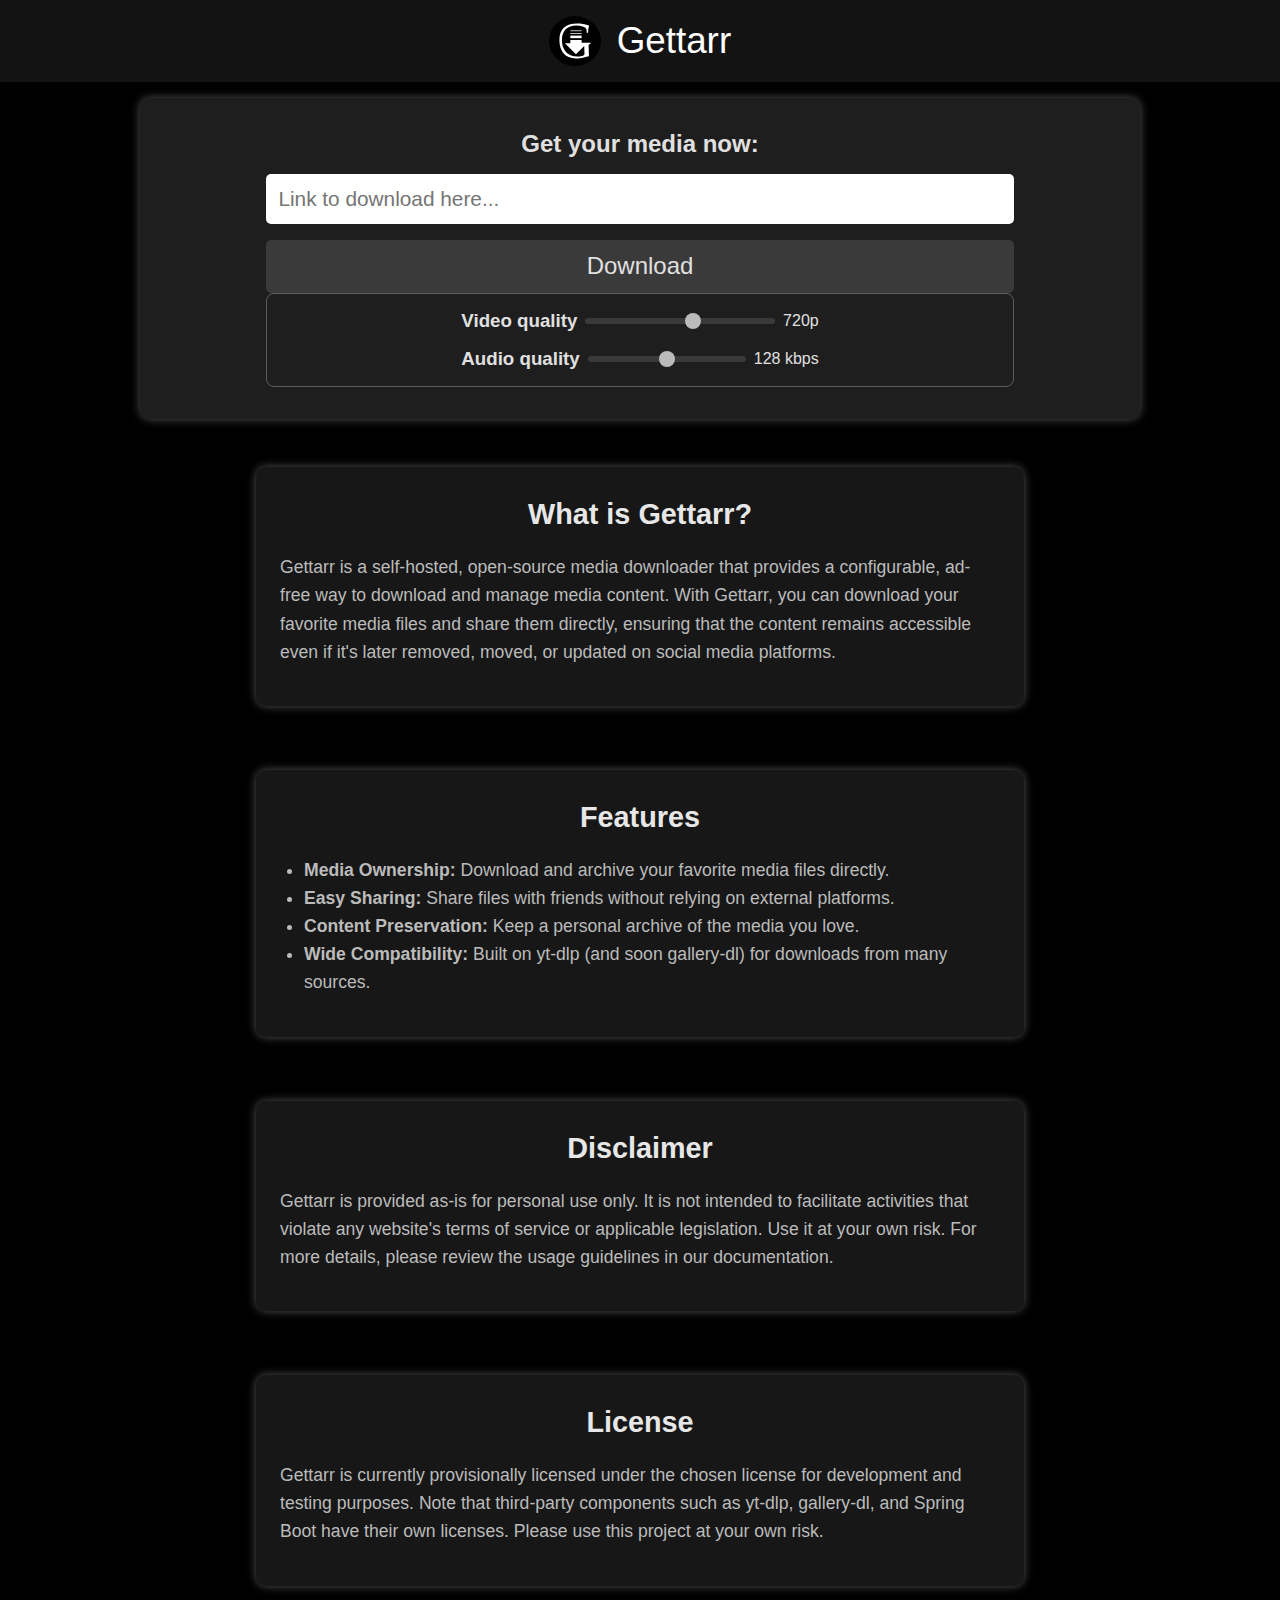
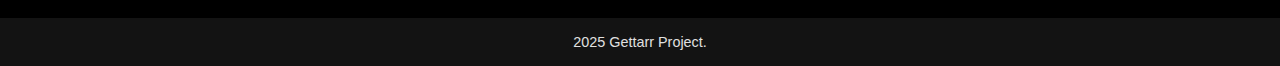
<file: nginx/front/index.html>
<!DOCTYPE html>
<html lang="en">
  <head>
    <meta charset="UTF-8" />
    <meta name="viewport" content="width=device-width, initial-scale=1.0" />
    <link href="style.css" rel="stylesheet" type="text/css" />
    <title>Gettarr</title>
    <link rel="shortcut icon" href="img/icon.ico" />
  </head>
  <body>
    <header>
      <img src="img/getarr.svg" alt="Gettarr Logo" />
      <h1 title="Your favorite media downloader">Gettarr</h1>
    </header>

    <main>
      <section id="downloadSection" class="main-container">
        <h2>Get your media now:</h2>
        <div id="downloadBox">
          <div id="videoInfo">
            </div>
          </div>

          <form id="downloadForm">
            <input
              id="urlInput"
              type="text"
              placeholder="Link to download here..."
            />
            <input type="submit" value="Download" />
          </form>
          <div id="statusDisplay">
            <div id="statusDisplayBody"></div>
            <div class="spinner"></div>
          </div>
          <div id="configBox">
  <div class="configItem">
    <h3>Video quality</h3>
    <input type="range" id="videoQualitySlider" class="slider" min="0" max="7" step="1" value="4">
    <span id="videoQualityLabel">720p</span>
  </div>

  <div class="configItem">
    <h3>Audio quality</h3>
    <input type="range" id="audioQualitySlider" class="slider" min="0" max="4" step="1" valu ="4" >
    <span id="audioQualityLabel">128 kbps</span>
  </div>
</div>
      </section>
    </main>   
      <!-- Overview Section -->
      <section class="content-section">
        <h2>What is Gettarr?</h2>
        <p>
          Gettarr is a self-hosted, open-source media downloader that provides a
          configurable, ad-free way to download and manage media content. With
          Gettarr, you can download your favorite media files and share them
          directly, ensuring that the content remains accessible even if it's later
          removed, moved, or updated on social media platforms.
        </p>
      </section>

      <!-- Features Section -->
      <section class="content-section">
        <h2>Features</h2>
        <ul>
          <li><strong>Media Ownership:</strong> Download and archive your favorite media files directly.</li>
          <li>
            <strong>Easy Sharing:</strong> Share files with friends without relying on external platforms.
          </li>
          <li>
            <strong>Content Preservation:</strong> Keep a personal archive of the media you love.
          </li>
          <li>
            <strong>Wide Compatibility:</strong> Built on yt-dlp (and soon gallery-dl) for downloads from many sources.
          </li>
        </ul>
      </section>

      <!-- Disclaimer Section -->
      <section class="content-section">
        <h2>Disclaimer</h2>
        <p>
          Gettarr is provided as-is for personal use only. It is not intended to facilitate activities that violate any website's terms of service or applicable legislation. Use it at your own risk. 
          For more details, please review the usage guidelines in our documentation.
        </p>
      </section>

      <!-- License Section -->
      <section class="content-section">
        <h2>License</h2>
        <p>
          Gettarr is currently provisionally licensed under the chosen license for development and testing purposes. 
          Note that third-party components such as yt-dlp, gallery-dl, and Spring Boot have their own licenses. 
          Please use this project at your own risk.
        </p>
      </section>

    <footer>
      <p>2025 Gettarr Project.</p>
    </footer>

    <script src="main.js"></script>
  </body>
</html>
</file>
<file: nginx/front/style.css>
:root {
  --background-color: #000000;
  --header-color: #FFFFFF;
  --text-color: #e0e0e0;
  --content-color: #bbbbbb;
  --content-header-color: #e7e7e7;
  --content-bg: #171717;
  --header-bg: #131313;
  --main-bg: #1e1e1e;
  --card-bg: #414141;
  --status-bg: #007D3E;
  --input-submit-bg: #3a3a3a;
  --input-submit-hover-bg: #575757;
  --shadow-color: rgba(120, 120, 120, 0.7);
  --input-box-shadow: rgba(200, 150, 255, 0.7);
  --input-submit-box-shadow-hover: rgba(0, 255, 55, 0.7);
}

* {
  margin: 0;
  padding: 0;
  box-sizing: border-box;
}

body {
  background-color: var(--background-color);
  color: var(--text-color);
  font-family: 'Helvetica Neue', Arial, sans-serif;
  min-height: 100vh;
  display: flex;
  flex-direction: column;
  align-items: center;
  overflow-x: hidden;
  min-height: 100vh;
}

header {
  width: 100%;
  padding: 1rem;
  background-color: var(--header-bg);
  display: flex;
  align-items: center;
  justify-content: center;
}

header img {
  height: 50px;
  margin-right: 1rem;
}

header h1 {
  font-size: 2.3rem;
  font-weight: 300;
  color: var(--header-color)
}

main {
  width: 80%;
  padding: 2rem;
  background-color: var(--main-bg);
  border-radius: 10px;
  margin-top: 2rem;
  display: flex;
  justify-content: center;
  align-items: center;
  box-shadow: 0 0 10px var(--shadow-color);
  max-width: 1000px;
  margin: 1rem;
}

#statusDisplay {
  width: calc(100% - 1rem);
  max-width: 100%;
  min-height: 50px;
  margin: 0.5rem;
  border-radius: 10px;
  display: flex;
  flex-direction: column;
  align-items: center;
  justify-content: center;
  padding: 1rem;
  display: none;
}

.state-ok {
  border: 2px solid green;
  background-color: #d0f0d0;
  color: black;
}

.state-error {
  border: 2px solid red;
  background-color: #f0d0d0;
  color: black;
}

.state-checking {
  border: 2px solid yellow;
  background-color: #fff8d0;
  color: black;
}

.main-container {
  min-width: 80%;
}

.main-container h2 {
  margin-bottom: 1rem;
  font-size: 1.5rem;
  text-align: center;
}

#downloadForm {
  display: flex;
  flex-direction: column;
  width: 100%;
}

#downloadForm input[type="text"] {
  padding: 0.8rem;
  border: none;
  border-radius: 5px;
  font-size: 1.3rem;
}

#downloadForm input[type="text"]:focus {
  outline: none;
  box-shadow: 0 0 20px var(--input-box-shadow);
  transition: box-shadow 0.4s ease-in-out;
}

#downloadForm input[type="submit"] {
  padding: 0.8rem;
  border: none;
  border-radius: 5px;
  background-color: var(--input-submit-bg);
  color: var(--text-color);
  cursor: pointer;
  transition: background-color 0.2s ease-in-out;
  margin-top: 1rem;
  font-size: 1.5rem;
}

#downloadForm input[type="submit"]:hover {
  background-color: var(--input-submit-hover-bg);
  box-shadow: 0 0 20px var(--input-submit-box-shadow-hover);
  font-weight: bolder;
  transition: box-shadow 0.4s ease-in-out;
}

#configBox {
  display: flex;
  flex-direction: column;
  gap: 1rem;
  border: 0.0625rem solid var(--shadow-color); 
  border-radius: 0.5rem;                      
  padding: 1rem;
}

.configItem {
  display: flex;
  align-items: center;
  gap: 0.5rem;
  width: 50%;
  margin: 0 auto;
}

.slider {
  flex: 1;
  -webkit-appearance: none;
  appearance: none;
  height: 0.375rem;                
  background: var(--input-submit-bg);
  border-radius: 0.1875rem;        
}

.slider::-moz-range-track {
  height: 0.375rem;
  background: var(--input-submit-bg);
  border-radius: 0.1875rem;
}

.slider::-webkit-slider-thumb {
  -webkit-appearance: none;
  width: 1rem;                     
  height: 1rem;
  border-radius: 50%;
  background: #bbbbbb;
  box-shadow: none;
  cursor: pointer;
  transition: box-shadow 0.2s ease;
}

.slider::-moz-range-thumb {
  width: 1rem;
  height: 1rem;
  border-radius: 50%;
  background: #bbbbbb;
  box-shadow: none;
  cursor: pointer;
  transition: box-shadow 0.2s ease;
}

.slider:hover::-webkit-slider-thumb,
.slider:focus::-webkit-slider-thumb,
.slider:active::-webkit-slider-thumb {
  box-shadow: 0 0 1.25rem var(--input-submit-box-shadow-hover); 
}
.slider:hover::-moz-range-thumb,
.slider:focus::-moz-range-thumb,
.slider:active::-moz-range-thumb {
  box-shadow: 0 0 1.25rem var(--input-submit-box-shadow-hover);
}

.error-section {
  width: 80%;
  max-width: 800px;
  margin: 2rem auto;
  padding: 1.5rem;
  background-color: var(--content-bg);
  color: var(--content-color);
  border-radius: 10px;
  box-shadow: 0 0 10px var(--shadow-color);
  line-height: 1.6;
  font-size: 1.1rem;
  display: flex;
  flex-direction: column;
  justify-content: center;
  align-items: center;
}
@keyframes chroma-text {
  0%   { color: hsl(0, 100%, 50%); }
  25%  { color: hsl(90, 100%, 50%); }
  50%  { color: hsl(180, 100%, 50%); }
  75%  { color: hsl(270, 100%, 50%); }
  100% { color: hsl(360, 100%, 50%); }
}

.error-section a, .error-section a:visited {
  animation: chroma-text 3s infinite linear;
}


.content-section {
  width: 60%;
  max-width: 800px;
  margin: 2rem auto;
  padding: 1.5rem;
  background-color: var(--content-bg);
  color: var(--content-color);
  border-radius: 10px;
  box-shadow: 0 0 10px var(--shadow-color);
  line-height: 1.6;
  font-size: 1.1rem;
}

.content-section h2 {
  color: var(--content-header-color);
  font-size: 1.8rem;
  margin-bottom: 1rem;
  text-align: center;
}

.content-section p,
.content-section ul {
  margin-bottom: 1rem;
}

.content-section ul {
  padding-left: 1.5rem;
}

.btn-container {
  display: flex;
  justify-content: center;
  gap: 1rem;
  margin-top: 1rem;
  flex-wrap: wrap;
}

a.btn {
  display: inline-block;
  padding: 0.8rem 1.5rem;
  border-radius: 5px;
  text-decoration: none;
  font-size: 1.3rem;
  text-align: center;
  background-color: var(--input-submit-bg);
  color: var(--text-color);
  transition: background-color 0.2s ease-in-out, box-shadow 0.4s ease-in-out;
}

a.btn:hover {
  background-color: var(--input-submit-hover-bg);
  box-shadow: 0 0 20px var(--input-submit-box-shadow-hover);
}

.icon {
  width: 20px; 
  height: 20px;
  margin-right: 8px;
  vertical-align: middle;
  filter: invert();
}

#spinner {
  width: 30px;
  height: 30px;
  border: 3px solid rgba(0, 0, 0, 0.3);
  border-top: 3px solid black;
  border-radius: 50%;
  animation: spin 1s linear infinite;
  display: block;
}

@keyframes spin {
  0% { transform: rotate(0deg); }
  100% { transform: rotate(360deg); }
}

#videoInfo {
  background-color: var(--card-bg); 
  border: 1px solid var(--shadow-color);
  border-bottom: none; 
  border-radius: 10px 10px 0 0; 
  padding: 1rem;
  margin-bottom: -1px; 
  display: none;
  flex-direction: column;
  align-items: center;
  justify-content: start;
}

.video-thumbnail {
  width: 100%;
  height: auto;
  border-radius: 10px;
}

.video-title {
  margin-top: 0.5rem;
  font-size: 1.2rem;
  color: #e0e0e0;
}

.video-thumbnail-container {
  display: flex;
  align-items: center; /* Centers items vertically */
  justify-content: center; /* Centers items horizontally */
  position: relative;
  width: 50%;
}

.video-duration {
  position: absolute;
  bottom: 10px;
  right: 10px;
  background-color: rgba(0, 0, 0, 0.8); /* Semi-transparent dark background */
  color: #fff;
  padding: 4px 8px;
  border-radius: 4px;
  font-size: 0.9rem;
  text-shadow: 1px 1px 3px rgba(0, 0, 0, 0.8);
  box-shadow: 0 2px 4px rgba(0,0,0,0.5); /* Optional extra shadow */
  z-index: 2; /* Ensures the duration element is on top */
}

@media (max-width: 600px) {
  header h1 {
    font-size: 2rem;
  }
  
  header img {
    height: 30px;
  }
  
  main {
    min-width: 90%;
    max-width: 100%;
  }

  .main-container {
    min-width: 90%;
  }

  .main-container h2 {
    font-size: 1.5rem;
  }
  
  #downloadForm input[type="text"],
  #downloadForm input[type="submit"] {
    font-size: 1.3rem;
    padding: 1.2rem;
  }

  #downloadForm input[type="submit"] {
    font-size: 2rem;
    padding: 1.2rem;
  }
  .content-section {
    width: 80%;
    padding: 1rem;
    font-size: 1rem;
  }

  .btn {
    width: 100%;
    text-align: center;
  }
  .configItem {
    width: 100%;
  }
  .slider {
    height: 0.5rem;               
  }
  .slider::-webkit-slider-thumb,
  .slider::-moz-range-thumb {
    width: 1.375rem;              
    height: 1.375rem;
  }
}

footer {
  width: 100%;
  padding: 1rem;
  text-align: center;
  background-color: var(--header-bg);
  color: var(--text-color);
  font-size: 0.9rem;
}
</file>
